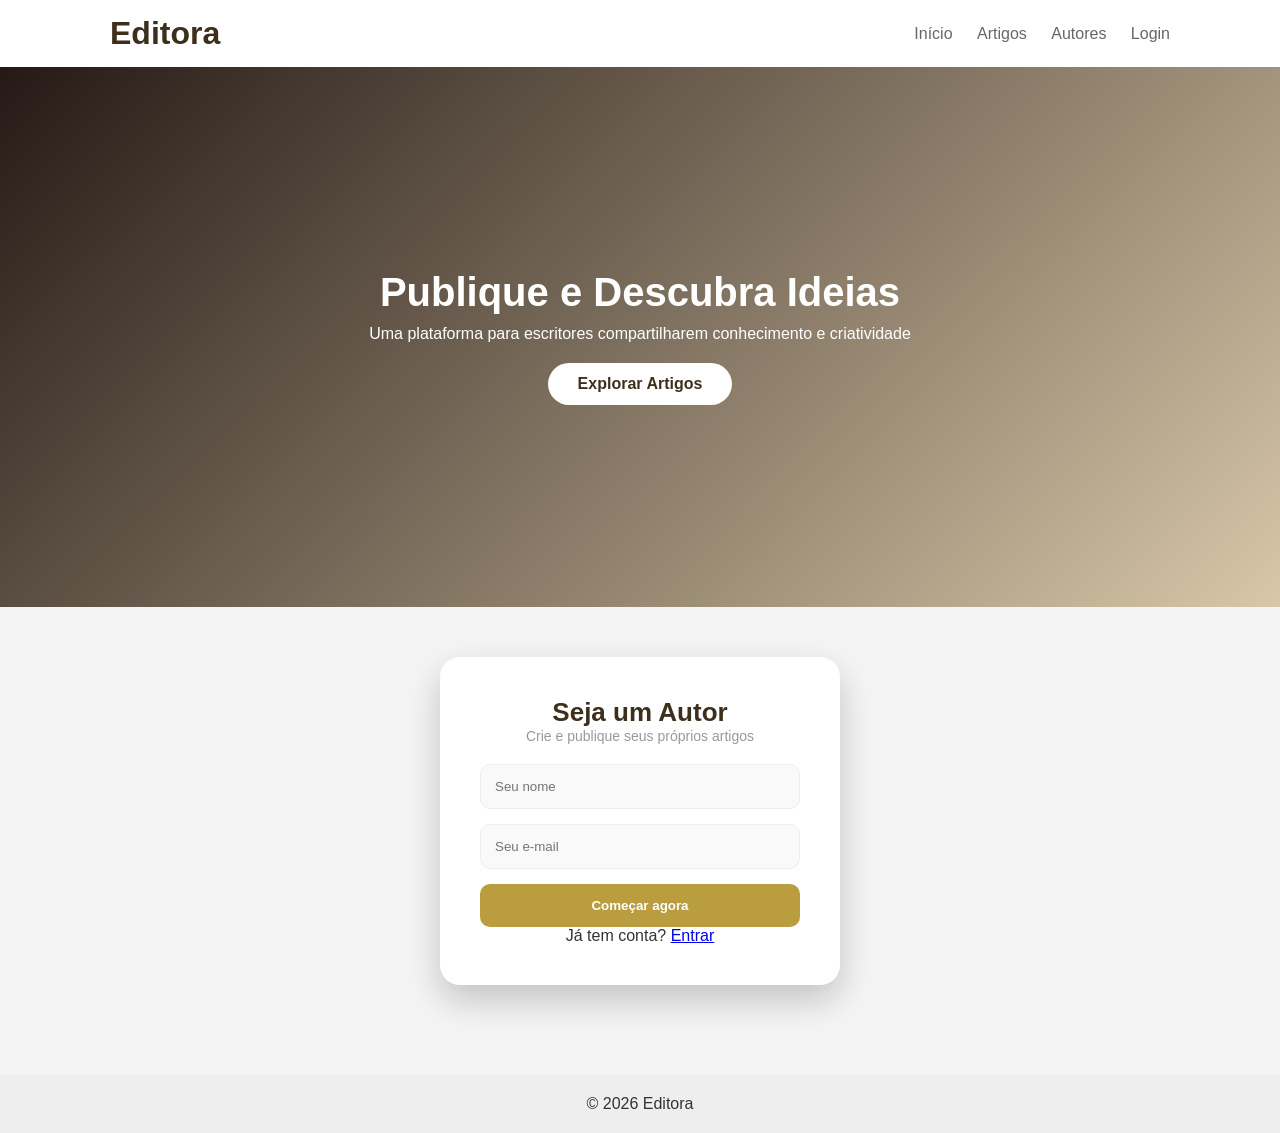
<file: index.html>
<!DOCTYPE html>
<html lang="pt-BR">
<head>
    <meta charset="UTF-8">
    <meta name="viewport" content="width=device-width, initial-scale=1.0">
    <title>Editora de Artigos</title>
    <link rel="stylesheet" href="index.css">
</head>
<link rel="stylesheet" href="https://cdn.jsdelivr.net/npm/swiper@11/swiper-bundle.min.css">
<script src="https://cdn.jsdelivr.net/npm/swiper@11/swiper-bundle.min.js"></script>
<body>

<header>
    <div class="container">
        <h1>Editora</h1>

        <nav>
            <a href="index.html">Início</a>
            <a href="artigos.html">Artigos</a>
            <a href="Autores.html">Autores</a>
            <a href="login.html">Login</a>
        </nav>
    </div>
</header>

<main>
    <section class="hero">
        <section class="destaques">
</section>
        <div class="hero-box">
            <h2>Publique e Descubra Ideias</h2>
            <p>Uma plataforma para escritores compartilharem conhecimento e criatividade</p>

            <a href="artigos.html" class="botao">Explorar Artigos</a>
        
        </div>
    </section>

    <section class="destaque">
        <div class="form-box">
            <h2>Seja um Autor</h2>
            <p class="subtitle">Crie e publique seus próprios artigos</p>

            <input type="text" placeholder="Seu nome">
            <input type="email" placeholder="Seu e-mail">
            <button>Começar agora</button>

            <p class="footer-text">
                Já tem conta? <a href="login.html">Entrar</a>
            </p>
        </div>
    </section>
</main>

<footer>
    <p>© 2026 Editora</p>
</footer>

</body>
</html>
</file>
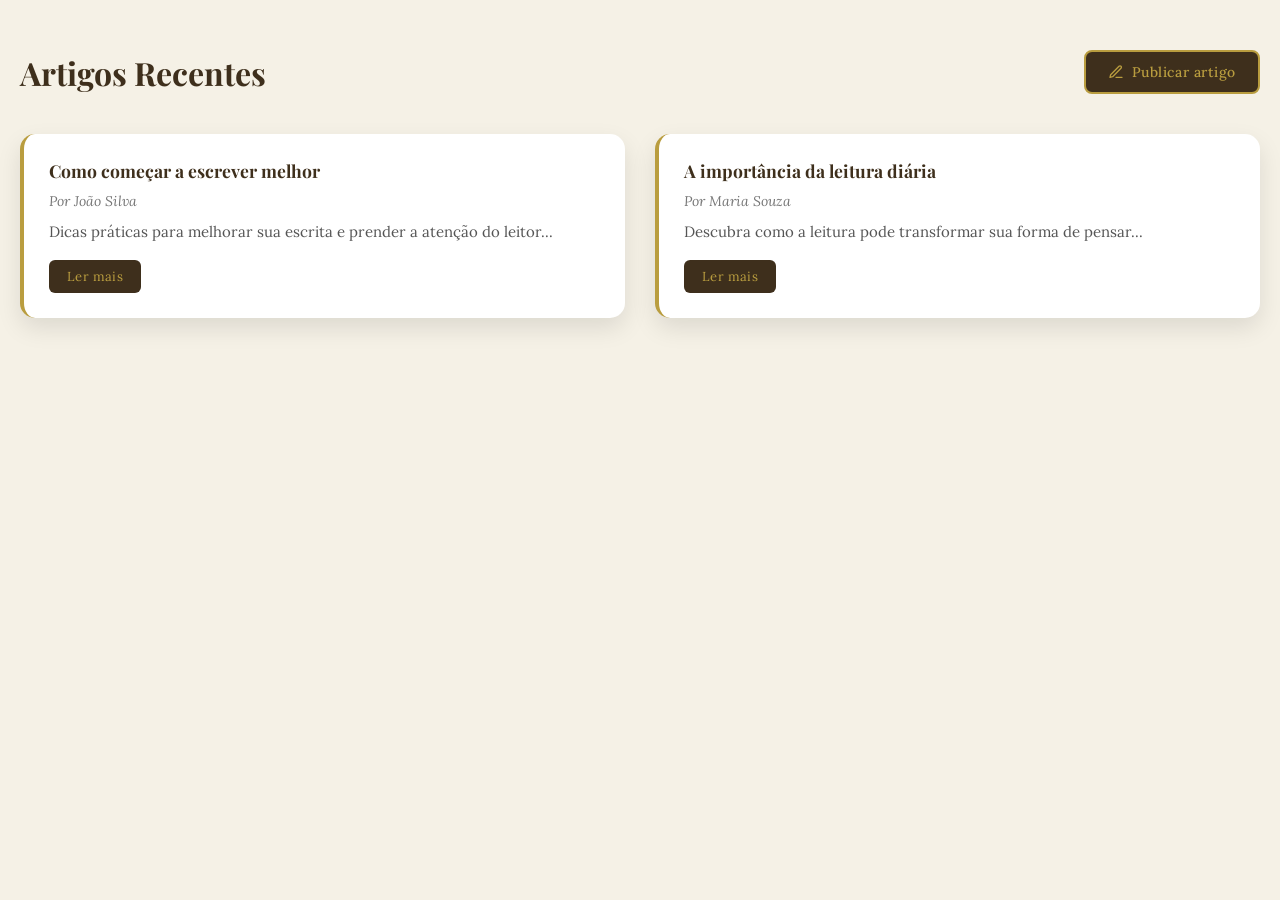
<file: artigos.html>
<!DOCTYPE html>
<html lang="en">
<head>
    <meta charset="UTF-8">
    <meta name="viewport" content="width=device-width, initial-scale=1.0">
    <title>Artigos</title>
<link rel="stylesheet" href="artigo.css">
<link href="https://fonts.googleapis.com/css2?family=Playfair+Display:wght@400;600;700&family=Lora:ital,wght@0,400;0,500;1,400&display=swap" rel="stylesheet">
</head>
<body>
    <main class="artigos">
        <div class="container">
            <div class="secao-header">
                <h2>Artigos Recentes</h2>
                <button class="btn-publicar" onclick="abrirModal()">
                    <svg width="16" height="16" viewBox="0 0 24 24" fill="none" stroke="currentColor" stroke-width="2" stroke-linecap="round" stroke-linejoin="round" aria-hidden="true">
                        <path d="M12 20h9"/><path d="M16.5 3.5a2.121 2.121 0 013 3L7 19l-4 1 1-4L16.5 3.5z"/>
                    </svg>
                    Publicar artigo
                </button>
            </div>
 
            <div class="grid-artigos" id="grid-artigos">
                <div class="card-artigo">
                    <h3>Como começar a escrever melhor</h3>
                    <p class="autor">Por João Silva</p>
                    <p class="resumo">Dicas práticas para melhorar sua escrita e prender a atenção do leitor...</p>
                    <a href="#" class="botao">Ler mais</a>
                </div>
 
                <div class="card-artigo">
                    <h3>A importância da leitura diária</h3>
                    <p class="autor">Por Maria Souza</p>
                    <p class="resumo">Descubra como a leitura pode transformar sua forma de pensar...</p>
                    <a href="#" class="botao">Ler mais</a>
                </div>
            </div>
        </div>
    </main>
 
    <div class="modal-overlay" id="modal-overlay" role="dialog" aria-modal="true" aria-labelledby="modal-titulo">
        <div class="modal">
            <div class="modal-topo">
                <h2 id="modal-titulo">Novo Artigo</h2>
                <button class="modal-fechar" onclick="fecharModal()" aria-label="Fechar">×</button>
            </div>
            <div class="modal-corpo">
                <div class="campo" id="campo-titulo">
                    <label for="inp-titulo">Título <span class="obrigatorio">*</span></label>
                    <input type="text" id="inp-titulo" placeholder="Escreva um título chamativo..." maxlength="100" oninput="contarCaracteres('inp-titulo','cnt-titulo',100)">
                    <div class="cont"><span id="cnt-titulo">0</span>/100</div>
                    <p class="erro-msg">Por favor, insira um título.</p>
                </div>
 
                <div class="campo-linha">
                    <div class="campo" id="campo-autor">
                        <label for="inp-autor">Autor <span class="obrigatorio">*</span></label>
                        <input type="text" id="inp-autor" placeholder="Seu nome completo">
                        <p class="erro-msg">Informe o nome do autor.</p>
                    </div>
                    <div class="campo">
                        <label for="inp-categoria">Categoria</label>
                        <select id="inp-categoria">
                            <option value="">Selecione...</option>
                            <option>Escrita</option>
                            <option>Leitura</option>
                            <option>Criatividade</option>
                            <option>Tecnologia</option>
                            <option>Cultura</option>
                        </select>
                    </div>
                </div>
 
                <div class="campo" id="campo-resumo">
                    <label for="inp-resumo">Resumo <span class="obrigatorio">*</span></label>
                    <textarea id="inp-resumo" placeholder="Um breve resumo para atrair o leitor..." maxlength="300" oninput="contarCaracteres('inp-resumo','cnt-resumo',300)"></textarea>
                    <div class="cont"><span id="cnt-resumo">0</span>/300</div>
                    <p class="erro-msg">Escreva um breve resumo do artigo.</p>
                </div>
 
                <div class="modal-rodape">
                    <button class="btn-cancelar" onclick="fecharModal()">Cancelar</button>
                    <button class="btn-enviar" onclick="publicarArtigo()">Publicar →</button>
                </div>
            </div>
        </div>
    </div>
     <div class="toast" id="toast">✓ Artigo publicado com sucesso!</div>
 
    <script>
       let cardEditando = null;

function abrirModal() {
    document.getElementById('modal-overlay').classList.add('ativo');
    document.getElementById('inp-titulo').focus();
}

function fecharModal() {
    document.getElementById('modal-overlay').classList.remove('ativo');
    limparFormulario();
}

document.getElementById('modal-overlay').addEventListener('click', function (e) {
    if (e.target === this) fecharModal();
});

document.addEventListener('keydown', function (e) {
    if (e.key === 'Escape') fecharModal();
});


function validar(id, campoId) {
    const val = document.getElementById(id).value.trim();
    const campo = document.getElementById(campoId);

    if (!val) {
        campo.classList.add('invalido');
        return false;
    }

    campo.classList.remove('invalido');
    return true;
}


function publicarArtigo() {
    const ok1 = validar('inp-titulo', 'campo-titulo');
    const ok2 = validar('inp-autor', 'campo-autor');
    const ok3 = validar('inp-resumo', 'campo-resumo');

    if (!ok1 || !ok2 || !ok3) return;

    const titulo = document.getElementById('inp-titulo').value.trim();
    const autor = document.getElementById('inp-autor').value.trim();
    const resumo = document.getElementById('inp-resumo').value.trim();
    const categoria = document.getElementById('inp-categoria').value;

    if (cardEditando) {
        cardEditando.querySelector('h3').textContent = titulo;
        cardEditando.querySelector('.autor').textContent = `Por ${autor}`;
        cardEditando.querySelector('.resumo').textContent = resumo;

        const catEl = cardEditando.querySelector('.categoria-badge');
        if (categoria) {
            if (catEl) {
                catEl.textContent = categoria;
            } else {
                const badge = document.createElement('span');
                badge.className = 'categoria-badge';
                badge.textContent = categoria;
                cardEditando.prepend(badge);
            }
        }

        cardEditando = null;
        fecharModal();
        mostrarToast();
        return;
    }

    const card = document.createElement('div');
    card.className = 'card-artigo';
    card.style.animation = 'fadeInUp 0.4s ease both';

    card.innerHTML = `
        <span class="badge-novo">Novo</span>
        ${categoria ? `<span class="categoria-badge">${categoria}</span>` : ''}
        <h3>${titulo}</h3>
        <p class="autor">Por ${autor}</p>
        <p class="resumo">${resumo}</p>

        <div class="acoes">
            <button class="btn-editar">Editar</button>
            <button class="btn-excluir">Excluir</button>
        </div>
    `;

    document.getElementById('grid-artigos').prepend(card);

    fecharModal();
    mostrarToast();
}


document.getElementById('grid-artigos').addEventListener('click', function (e) {
    const card = e.target.closest('.card-artigo');
    if (!card) return;

    if (e.target.classList.contains('btn-excluir')) {
        card.remove();
    }

    if (e.target.classList.contains('btn-editar')) {
        cardEditando = card;

        document.getElementById('inp-titulo').value = card.querySelector('h3').textContent;
        document.getElementById('inp-autor').value = card.querySelector('.autor').textContent.replace('Por ', '');
        document.getElementById('inp-resumo').value = card.querySelector('.resumo').textContent;

        abrirModal();
    }
});


function mostrarToast() {
    const toast = document.getElementById('toast');
    toast.classList.add('visivel');

    setTimeout(() => {
        toast.classList.remove('visivel');
    }, 3000);
}


function limparFormulario() {
    document.getElementById('inp-titulo').value = '';
    document.getElementById('inp-autor').value = '';
    document.getElementById('inp-resumo').value = '';
    document.getElementById('inp-categoria').selectedIndex = 0;

    document.getElementById('cnt-titulo').textContent = '0';
    document.getElementById('cnt-resumo').textContent = '0';

    ['campo-titulo', 'campo-autor', 'campo-resumo'].forEach(id => {
        document.getElementById(id).classList.remove('invalido');
    });
}


const style = document.createElement('style');
style.textContent = `
@keyframes fadeInUp {
    from { opacity: 0; transform: translateY(20px); }
    to   { opacity: 1; transform: translateY(0); }
}
`;
document.head.appendChild(style);   
    </script>
</body>
</html>
</file>
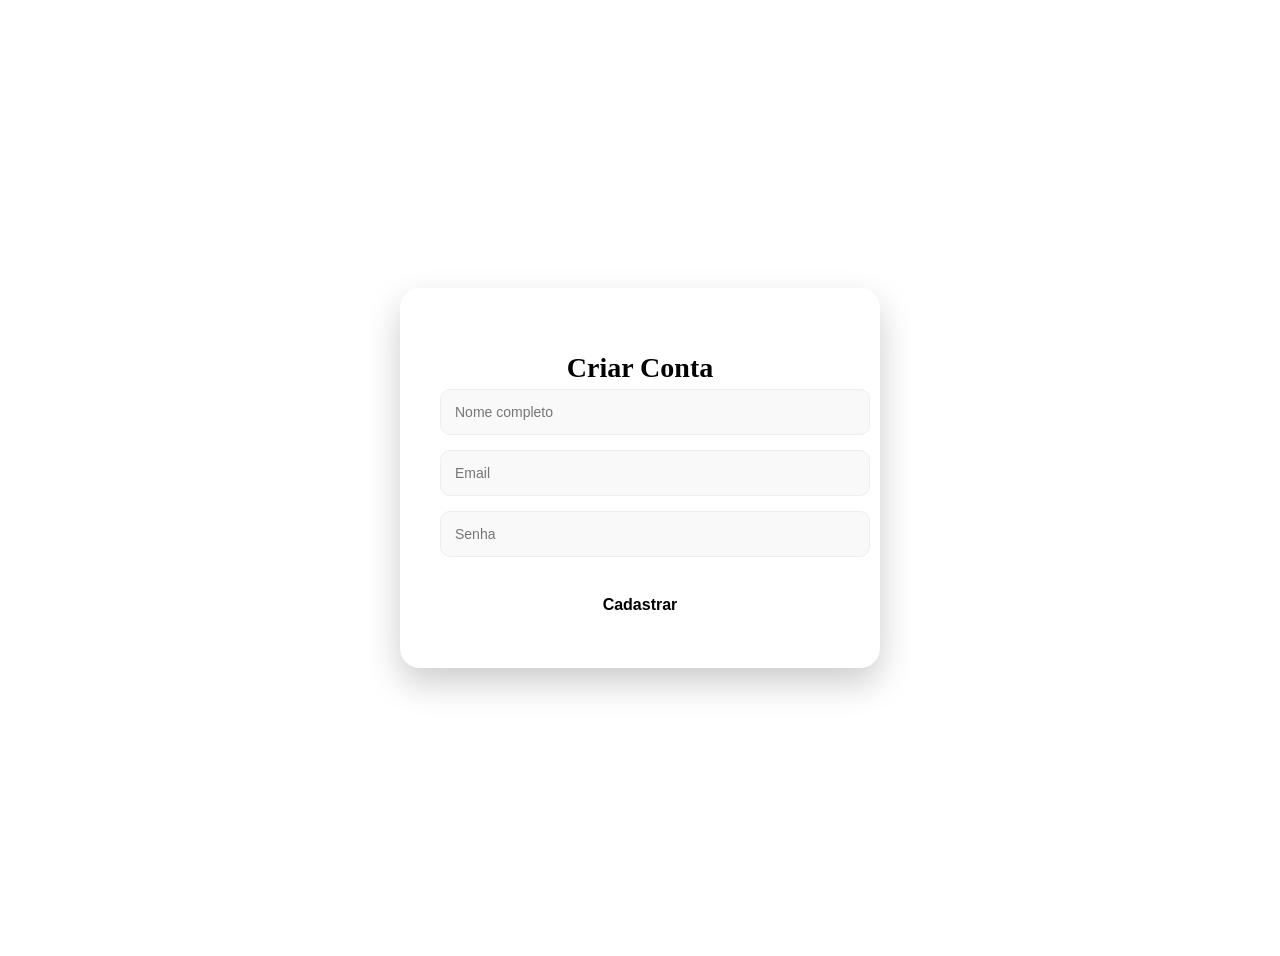
<file: cadastro.html>
<!DOCTYPE html>
<html lang="pt-br">
<head>
    <meta charset="UTF-8">
    <meta name="viewport" content="width=device-width, initial-scale=1.0">
    <title>Cadastro</title>
    <link rel="stylesheet" href="cadastro.css">
</head>
<body>

<div class="container">
    <form action="banco.php" method="POST" class="form-box">
        <h2>Criar Conta</h2>

        <input type="text" name="nome" placeholder="Nome completo" required>
        <input type="email" name="email" placeholder="Email" required>
        <input type="password" name="senha" placeholder="Senha" required>
        <button type="submit">Cadastrar</button>
    </form>
</div>

</body>
</html>
</file>
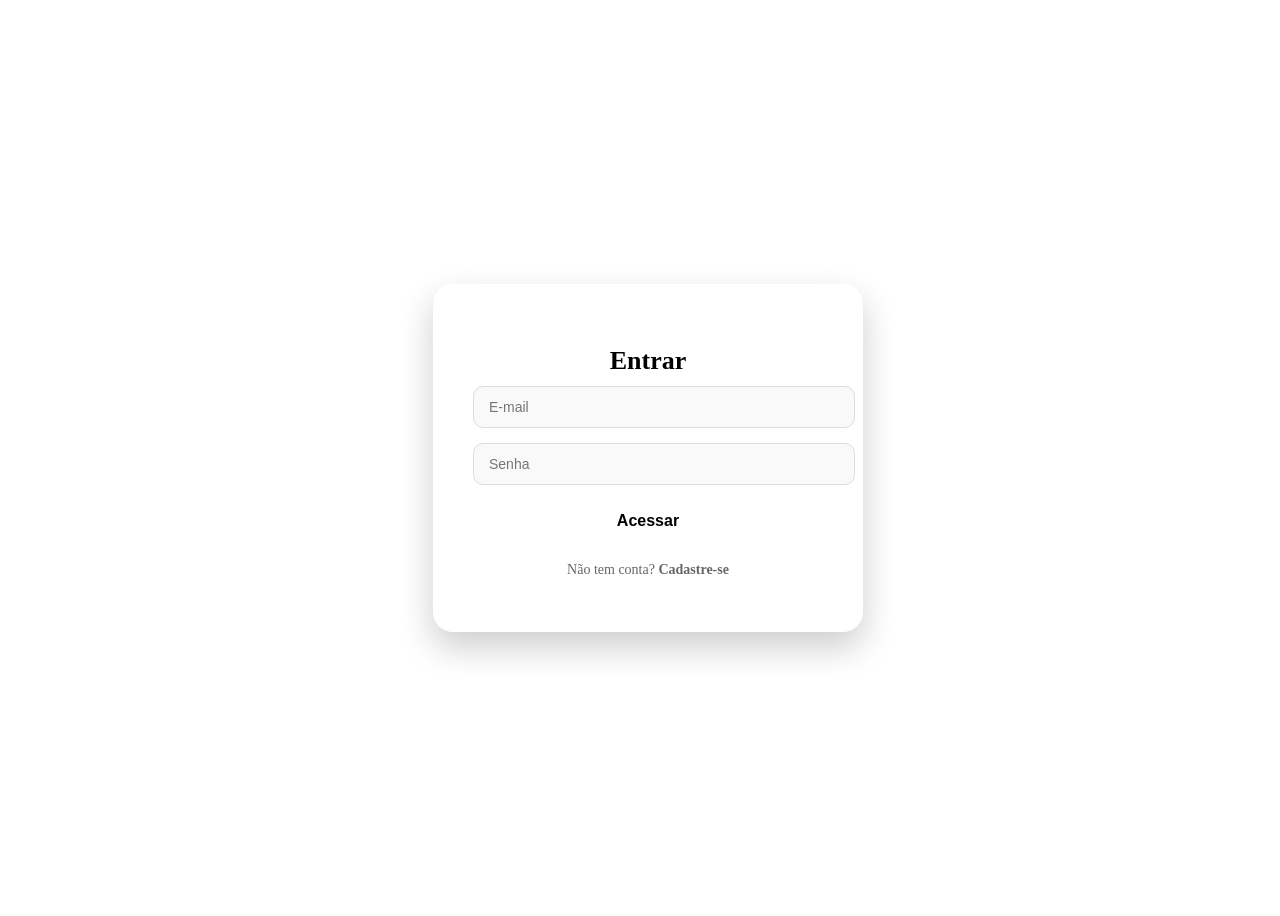
<file: login.html>
<!DOCTYPE html>
    <html lang="en">
    <head>
        <meta charset="UTF-8">
        <meta name="viewport" content="width=device-width, initial-scale=1.0">
        <title>Login</title>
        <a href=""></a>
    </head>
    <body>
        <!DOCTYPE html>
    <html lang="pt-br">
    <head>
        <meta charset="UTF-8">
        <meta name="viewport"content="width=device-width, initial-scale=1.0">
        <title>Login - Editora De Artigos</title>
        <link rel="stylesheet" href="login.css">
    </head>
    <body>  

    <div class="container">
        <div class="login-box">
            <h2>Entrar</h2>
            
            <form action="banco.php" method="POST">
                <input type="email" name="email" placeholder="E-mail" required>
                <input type="password" name="senha" placeholder="Senha" required>

                <button type="submit">Acessar</button>
            </form>

            <p class="footer-text">Não tem conta? <a href="cadastro.html">Cadastre-se</a></p>
        </div>
    </div>

    </body>
    </html>
</file>
<file: index.css>
:root {
    --primary: #3e2f1c;
    --gold: #b99d3f;
    --bg-gradient: linear-gradient(135deg, #241915, #D8C7A8);
    --white: #ffffff;
}

* {
    margin: 0;
    padding: 0;
    box-sizing: border-box;
    font-family: 'Segoe UI', Tahoma, Geneva, Verdana, sans-serif;
}

body {
    background: #f4f4f4;
    color: #333;
}

header {
    background: var(--white);
    padding: 15px 0;
    box-shadow: 0 2px 10px rgba(0,0,0,0.1);
}

.container {
    max-width: 1100px;
    margin: auto;
    padding: 0 20px;
    display: flex;
    justify-content: space-between;
    align-items: center;
}

header h1 {
    color: var(--primary);
}

nav a {
    margin-left: 20px;
    text-decoration: none;
    color: #666;
    transition: 0.3s;
}

nav a:hover {
    color: var(--primary);
}

.hero {
    height: 60vh;
    background: var(--bg-gradient);
    display: flex;
    align-items: center;
    justify-content: center;
    text-align: center;
    color: var(--white);
}

.hero-box {
    max-width: 600px;
}

.hero h2 {
    font-size: 2.5rem;
    margin-bottom: 10px;
}

.hero p {
    margin-bottom: 20px;
}

.botao {
    display: inline-block;
    background: var(--white);
    color: var(--primary);
    padding: 12px 30px;
    border-radius: 30px;
    font-weight: bold;
    text-decoration: none;
    transition: 0.3s;
}

.botao:hover {
    transform: translateY(-2px);
    background: var(--gold);
    color: white;
}

.destaque {
    display: flex;
    justify-content: center;
    padding: 50px 20px;
}

.form-box {
    background: #fff;
    width: 100%;
    max-width: 400px;
    padding: 40px;
    border-radius: 20px;
    box-shadow: 0 15px 35px rgba(0,0,0,0.2);
    text-align: center;
}

.form-box h2 {
    color: var(--primary);
    font-size: 26px;
}

.subtitle {
    color: #999;
    font-size: 14px;
    margin-bottom: 20px;
}

.form-box input {
    width: 100%;
    padding: 14px;
    margin-bottom: 15px;
    border: 1.5px solid #eee;
    border-radius: 10px;
    background: #f9f9f9;
}

.form-box input:focus {
    border-color: var(--primary);
    background: #fff;
    outline: none;
}

.form-box button {
    width: 100%;
    padding: 14px;
    background: var(--gold);
    border: none;
    border-radius: 10px;
    color: white;
    font-weight: bold;
    cursor: pointer;
}

.form-box button:hover {
    background: var(--primary);
}

footer {
    text-align: center;
    padding: 20px;
    background: #eee;
    margin-top: 40px;
}
</file>
<file: artigo.css>
:root {
                --primary: #3e2f1c;
                --gold: #b99d3f;
                --gold-light: #d4b84a;
                --white: #ffffff;
                --cream: #f5f1e6;
                --cream-dark: #ece6d4;
                --text-muted: #777;
            }
    
            * { box-sizing: border-box; margin: 0; padding: 0; }
    
            body {
                font-family: 'Lora', Georgia, serif;
                background: var(--cream);
            }
    
            .artigos {
                padding: 50px 20px;
                background: var(--cream);
            }
    
            .artigos > .container > h2 {
                text-align: center;
                margin-bottom: 12px;
                color: var(--primary);
                font-family: 'Playfair Display', Georgia, serif;
                font-size: 2rem;
                font-weight: 700;
            }
    
            .secao-header {
                display: flex;
                align-items: center;
                justify-content: space-between;
                margin-bottom: 40px;
                flex-wrap: wrap;
                gap: 16px;
            }
    
            .secao-header h2 {
                color: var(--primary);
                font-family: 'Playfair Display', Georgia, serif;
                font-size: 2rem;
                font-weight: 700;
            }
    
            .btn-publicar {
                display: inline-flex;
                align-items: center;
                gap: 8px;
                background: var(--primary);
                color: var(--gold);
                border: 2px solid var(--gold);
                padding: 11px 22px;
                border-radius: 8px;
                font-family: 'Lora', Georgia, serif;
                font-size: 14px;
                font-weight: 500;
                cursor: pointer;
                letter-spacing: 0.04em;
                transition: background 0.25s, color 0.25s, transform 0.15s;
            }
    
            .btn-publicar:hover {
                background: var(--gold);
                color: var(--primary);
                transform: translateY(-2px);
            }
    
            .btn-publicar:active { transform: scale(0.97); }
    
            .btn-publicar svg { flex-shrink: 0; }
    
            .grid-artigos {
                display: grid;
                grid-template-columns: repeat(auto-fit, minmax(280px, 1fr));
                gap: 30px;
            }
    
            .card-artigo {
                background: var(--white);
                padding: 25px;
                border-radius: 15px;
                box-shadow: 0 10px 25px rgba(0,0,0,0.1);
                transition: transform 0.3s, box-shadow 0.3s;
                border-left: 4px solid var(--gold);
                position: relative;
            }
    
            .card-artigo:hover {
                transform: translateY(-5px);
                box-shadow: 0 16px 36px rgba(0,0,0,0.13);
            }
    
            .card-artigo h3 {
                margin-bottom: 10px;
                color: var(--primary);
                font-family: 'Playfair Display', Georgia, serif;
                font-size: 1.1rem;
            }
    
            .card-artigo .autor {
                font-size: 14px;
                color: var(--text-muted);
                margin-bottom: 10px;
                font-style: italic;
            }
    
            .card-artigo .categoria-badge {
                display: inline-block;
                font-size: 11px;
                letter-spacing: 0.07em;
                text-transform: uppercase;
                color: var(--gold);
                border: 1px solid var(--gold);
                padding: 2px 9px;
                border-radius: 20px;
                margin-bottom: 10px;
                font-family: 'Lora', sans-serif;
            }
    
            .card-artigo .resumo {
                font-size: 15px;
                margin-bottom: 15px;
                color: #555;
                line-height: 1.65;
            }
    
            .botao {
                display: inline-block;
                padding: 8px 18px;
                background: var(--primary);
                color: var(--gold);
                border-radius: 6px;
                text-decoration: none;
                font-size: 13px;
                font-family: 'Lora', serif;
                letter-spacing: 0.03em;
                transition: background 0.2s, color 0.2s;
            }
    
            .botao:hover {
                background: var(--gold);
                color: var(--primary);
            }
    
            .badge-novo {
                position: absolute;
                top: 16px;
                right: 16px;
                background: var(--gold);
                color: var(--primary);
                font-size: 10px;
                font-weight: 700;
                letter-spacing: 0.08em;
                text-transform: uppercase;
                padding: 3px 9px;
                border-radius: 20px;
            }
    
            .modal-overlay {
                position: fixed;
                inset: 0;
                background: rgba(20, 13, 5, 0.65);
                display: flex;
                align-items: center;
                justify-content: center;
                z-index: 1000;
                padding: 20px;
                opacity: 0;
                pointer-events: none;
                transition: opacity 0.25s;
            }
    
            .modal-overlay.ativo {
                opacity: 1;
                pointer-events: all;
            }
    
            .modal {
                background: var(--white);
                border-radius: 16px;
                padding: 0;
                width: 100%;
                max-width: 560px;
                max-height: 90vh;
                overflow-y: auto;
                box-shadow: 0 24px 60px rgba(0,0,0,0.25);
                transform: translateY(24px) scale(0.97);
                transition: transform 0.28s cubic-bezier(0.34,1.56,0.64,1), opacity 0.25s;
                opacity: 0;
            }
    
            .modal-overlay.ativo .modal {
                transform: translateY(0) scale(1);
                opacity: 1;
            }
    
            .modal-topo {
                background: var(--primary);
                border-radius: 16px 16px 0 0;
                padding: 22px 28px;
                display: flex;
                align-items: center;
                justify-content: space-between;
            }
    
            .modal-topo h2 {
                color: var(--gold);
                font-family: 'Playfair Display', Georgia, serif;
                font-size: 1.3rem;
                font-weight: 700;
            }
    
            .modal-fechar {
                background: none;
                border: none;
                color: var(--gold);
                font-size: 22px;
                cursor: pointer;
                line-height: 1;
                opacity: 0.7;
                transition: opacity 0.2s;
            }
    
            .modal-fechar:hover { opacity: 1; }
    
            .modal-corpo {
                padding: 28px;
            }
    
            .campo {
                margin-bottom: 18px;
            }
    
            .campo label {
                display: block;
                font-size: 13px;
                color: var(--primary);
                font-weight: 600;
                margin-bottom: 7px;
                letter-spacing: 0.03em;
                font-family: 'Playfair Display', serif;
            }
    
            .campo .obrigatorio { color: var(--gold); }
    
            .campo input,
            .campo textarea,
            .campo select {
                width: 100%;
                border: 1.5px solid #d9d1be;
                border-radius: 8px;
                padding: 10px 14px;
                font-size: 14px;
                font-family: 'Lora', Georgia, serif;
                color: var(--primary);
                background: var(--cream);
                transition: border-color 0.2s, box-shadow 0.2s;
                outline: none;
            }
    
            .campo input:focus,
            .campo textarea:focus,
            .campo select:focus {
                border-color: var(--gold);
                box-shadow: 0 0 0 3px rgba(185,157,63,0.18);
                background: #fff;
            }
    
            .campo textarea {
                min-height: 110px;
                resize: vertical;
                line-height: 1.6;
            }
    
            .campo .cont {
                text-align: right;
                font-size: 12px;
                color: var(--text-muted);
                margin-top: 4px;
            }
    
            .campo-linha {
                display: grid;
                grid-template-columns: 1fr 1fr;
                gap: 14px;
            }
    
            .modal-rodape {
                display: flex;
                justify-content: flex-end;
                gap: 12px;
                padding-top: 8px;
                border-top: 1px solid var(--cream-dark);
                margin-top: 8px;
            }
    
            .btn-cancelar {
                background: transparent;
                border: 1.5px solid #c8bfa3;
                color: var(--text-muted);
                padding: 10px 20px;
                border-radius: 8px;
                font-family: 'Lora', serif;
                font-size: 14px;
                cursor: pointer;
                transition: border-color 0.2s, color 0.2s;
            }
    
            .btn-cancelar:hover {
                border-color: var(--primary);
                color: var(--primary);
            }
    
            .btn-enviar {
                background: var(--primary);
                color: var(--gold);
                border: 2px solid var(--gold);
                padding: 10px 24px;
                border-radius: 8px;
                font-family: 'Playfair Display', Georgia, serif;
                font-size: 14px;
                font-weight: 600;
                cursor: pointer;
                letter-spacing: 0.03em;
                transition: background 0.2s, color 0.2s;
            }
    
            .btn-enviar:hover {
                background: var(--gold);
                color: var(--primary);
            }
    
            .toast {
                position: fixed;
                bottom: 28px;
                left: 50%;
                transform: translateX(-50%) translateY(20px);
                background: var(--primary);
                color: var(--gold);
                border: 1px solid var(--gold);
                padding: 13px 26px;
                border-radius: 10px;
                font-family: 'Lora', serif;
                font-size: 14px;
                opacity: 0;
                pointer-events: none;
                transition: opacity 0.3s, transform 0.3s;
                z-index: 2000;
                white-space: nowrap;
            }
    
            .toast.visivel {
                opacity: 1;
                transform: translateX(-50%) translateY(0);
            }
    
            .erro-msg {
                font-size: 12px;
                color: #c0392b;
                margin-top: 4px;
                display: none;
            }
    
            .campo.invalido input,
            .campo.invalido textarea,
            .campo.invalido select {
                border-color: #c0392b;
            }
    
            .campo.invalido .erro-msg { display: block; }
    
            @media (max-width: 540px) {
                .campo-linha { grid-template-columns: 1fr; }
                .secao-header { flex-direction: column; align-items: flex-start; }
            }
            .acoes {
    display: flex;
    gap: 10px;
    margin-top: 12px;
}
.acoes button {
    border: 1.5px solid transparent;
    padding: 7px 14px;
    border-radius: 8px;
    font-family: 'Lora', Georgia, serif;
    font-size: 13px;
    cursor: pointer;
    letter-spacing: 0.03em;
    transition: all 0.25s ease;
    background: transparent;
}

.btn-editar {
    background: var(--cream);
    color: var(--primary);
    border-color: var(--gold);
}

.btn-editar:hover {
    background: var(--gold);
    color: var(--primary);
    transform: translateY(-2px);
    box-shadow: 0 8px 18px rgba(185,157,63,0.25);
}

.btn-excluir {
    background: transparent;
    color: #8b1e1e;
    border-color: #c0392b;
}

.btn-excluir:hover {
    background: #c0392b;
    color: var(--white);
    transform: translateY(-2px);
    box-shadow: 0 8px 18px rgba(192,57,43,0.25);
}

.acoes button:active {
    transform: scale(0.96);
}
/* ===== Pagina de artigo individual (Ler mais) ===== */
.artigo-completo {
    max-width: 760px;
    margin: 0 auto;
    padding: 50px 24px 80px;
}

.artigo-completo .voltar {
    display: inline-block;
    margin-bottom: 24px;
    color: var(--primary);
    text-decoration: none;
    font-size: 14px;
}

.artigo-completo .voltar:hover { color: var(--gold); }

.artigo-completo h1 {
    font-family: 'Playfair Display', Georgia, serif;
    color: var(--primary);
    font-size: 2.1rem;
    line-height: 1.25;
    margin-bottom: 14px;
}

.artigo-completo .meta {
    display: flex;
    align-items: center;
    gap: 12px;
    margin-bottom: 28px;
    padding-bottom: 22px;
    border-bottom: 1px solid var(--cream-dark);
}

.artigo-completo .meta img {
    width: 42px;
    height: 42px;
    border-radius: 50%;
    border: 2px solid var(--gold);
}

.artigo-completo .meta .info-autor a {
    color: var(--primary);
    font-weight: 600;
    text-decoration: none;
}

.artigo-completo .meta .info-autor a:hover { color: var(--gold); }

.artigo-completo .meta .data {
    font-size: 13px;
    color: var(--text-muted);
}

.artigo-completo .resumo-destaque {
    font-size: 1.05rem;
    font-style: italic;
    color: var(--primary-light, var(--primary));
    border-left: 3px solid var(--gold);
    padding-left: 16px;
    margin-bottom: 28px;
}

.artigo-completo .corpo {
    font-size: 16px;
    line-height: 1.85;
    color: #3a3a3a;
    white-space: pre-line;
}

.artigo-nao-encontrado {
    max-width: 600px;
    margin: 80px auto;
    text-align: center;
    padding: 0 24px;
}

.artigo-nao-encontrado h1 {
    font-family: 'Playfair Display', Georgia, serif;
    color: var(--primary);
    margin-bottom: 12px;
}
</file>
<file: cadastro.css>
/* cadastro.css - agora alinhado a paleta compartilhada (base.css) */

body {
    height: 100vh;
    background: var(--bg-gradient);
    display: flex;
    align-items: center;
    justify-content: center;
    padding: 20px;
}

.form-box {
    background: var(--white);
    width: 100%;
    max-width: 400px;
    padding: 40px;
    border-radius: 20px;
    box-shadow: 0 15px 35px rgba(0,0,0,0.2);
    text-align: center;
}

.form-box h2 {
    color: var(--primary);
    font-size: 28px;
    margin-bottom: 5px;
}

.subtitle {
    color: var(--text-muted);
    font-size: 14px;
    margin-bottom: 25px;
}

.form-box input {
    width: 100%;
    padding: 14px;
    margin-bottom: 15px;
    border: 1.5px solid #eee;
    border-radius: 10px;
    outline: none;
    transition: 0.3s;
    background: #f9f9f9;
    font-size: 14px;
}

.form-box input:focus {
    border-color: var(--gold);
    background: #fff;
    box-shadow: 0 0 0 3px rgba(185, 157, 63, 0.18);
}

.form-box button {
    width: 100%;
    padding: 14px;
    background: var(--primary);
    color: var(--gold);
    border: 2px solid var(--gold);
    border-radius: 10px;
    font-size: 16px;
    font-weight: bold;
    cursor: pointer;
    transition: 0.3s;
    margin-top: 10px;
}

.form-box button:hover {
    background: var(--gold);
    color: var(--primary);
    transform: translateY(-2px);
}

.erro-cadastro {
    background: #fdecea;
    color: var(--danger);
    border: 1px solid var(--danger);
    border-radius: 8px;
    padding: 10px 14px;
    font-size: 13px;
    margin-bottom: 18px;
    text-align: left;
}

.footer-text {
    margin-top: 25px;
    font-size: 14px;
    color: #666;
}

.footer-text a {
    color: var(--gold);
    text-decoration: none;
    font-weight: bold;
}

.footer-text a:hover {
    color: var(--primary);
}
</file>
<file: login.css>
/* login.css - agora alinhado a paleta compartilhada (base.css) */

body {
    height: 100vh;
    width: 100%;
    display: flex;
    justify-content: center;
    align-items: center;
    background: var(--bg-gradient);
}

.container {
    width: 100%;
    display: flex;
    justify-content: center;
    align-items: center;
    padding: 20px;
}

.login-box {
    background: var(--white);
    padding: 40px;
    width: 100%;
    max-width: 350px;
    border-radius: 20px;
    box-shadow: 0 15px 35px rgba(0, 0, 0, 0.2);
    text-align: center;
}

.login-box h2 {
    color: var(--primary);
    margin-bottom: 10px;
    font-size: 26px;
}

.subtitle {
    color: var(--text-muted);
    font-size: 14px;
    margin-bottom: 25px;
}

.login-box input {
    width: 100%;
    padding: 12px 15px;
    margin-bottom: 15px;
    border: 1px solid #ddd;
    border-radius: 10px;
    outline: none;
    background: #f9f9f9;
    transition: 0.3s;
    font-size: 14px;
}

.login-box input:focus {
    border-color: var(--gold);
    background: #fff;
    box-shadow: 0 0 0 3px rgba(185, 157, 63, 0.18);
}

.login-box button {
    width: 100%;
    padding: 12px;
    background: var(--primary);
    color: var(--gold);
    border: 2px solid var(--gold);
    border-radius: 10px;
    font-size: 16px;
    font-weight: bold;
    cursor: pointer;
    transition: 0.3s;
}

.login-box button:hover {
    background: var(--gold);
    color: var(--primary);
    transform: translateY(-2px);
}

.erro-login {
    background: #fdecea;
    color: var(--danger);
    border: 1px solid var(--danger);
    border-radius: 8px;
    padding: 10px 14px;
    font-size: 13px;
    margin-bottom: 18px;
    text-align: left;
}

.footer-text {
    margin-top: 20px;
    font-size: 14px;
    color: #666;
}

.footer-text a {
    color: var(--gold);
    text-decoration: none;
    font-weight: bold;
}

.footer-text a:hover {
    color: var(--primary);
}
</file>
